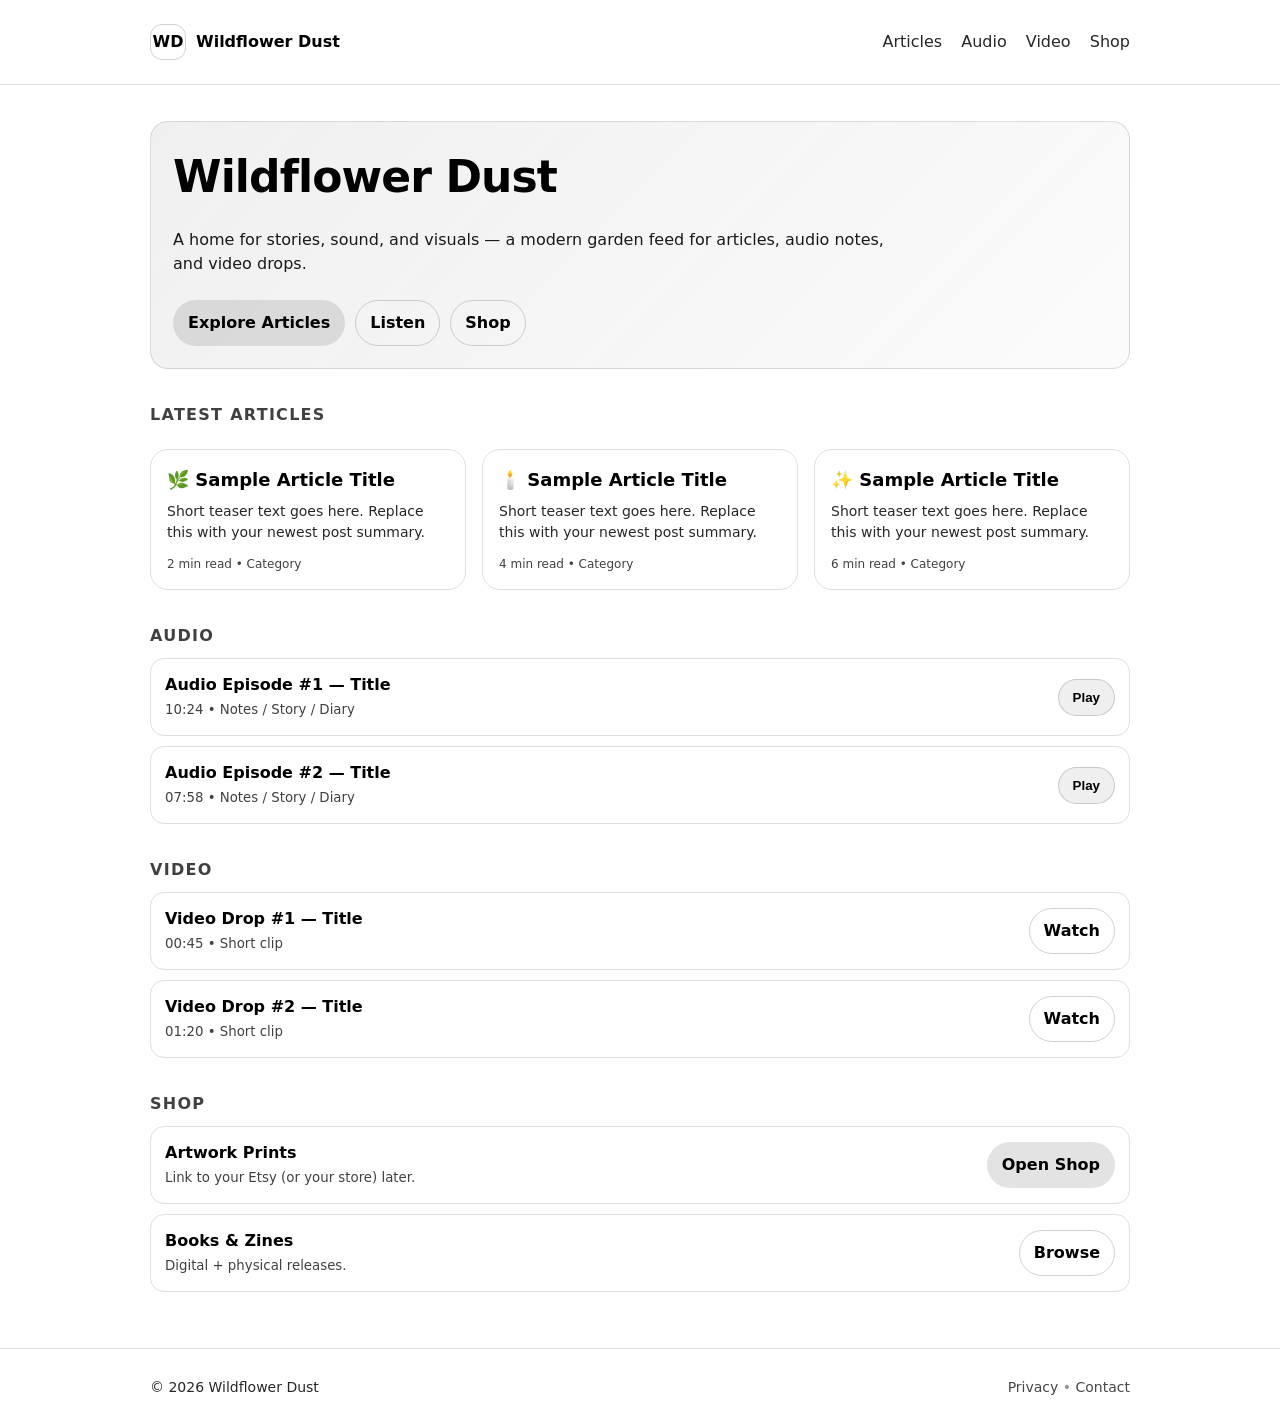
<file: HTMLPage1.html>
﻿<!doctype html>
<html lang="en">
<head>
    <meta charset="utf-8" />
    <meta name="viewport" content="width=device-width, initial-scale=1" />
    <title>Wildflower Dust</title>
    <meta name="description" content="Wildflower Dust — articles, audio, and video." />
    <style>
        :root {
            color-scheme: light dark;
        }

        body {
            margin: 0;
            font-family: system-ui, -apple-system, Segoe UI, Roboto, Helvetica, Arial, sans-serif;
            line-height: 1.5;
        }

        header {
            padding: 24px 16px;
            border-bottom: 1px solid rgba(127,127,127,.25);
            position: sticky;
            top: 0;
            backdrop-filter: blur(10px);
            background: rgba(255,255,255,.7);
        }

        @media (prefers-color-scheme: dark) {
            header {
                background: rgba(0,0,0,.5);
            }
        }

        .wrap {
            max-width: 980px;
            margin: 0 auto;
        }

        .top {
            display: flex;
            align-items: center;
            justify-content: space-between;
            gap: 12px;
            flex-wrap: wrap;
        }

        .brand {
            display: flex;
            align-items: baseline;
            gap: 10px;
            text-decoration: none;
            color: inherit;
        }

        .logo {
            width: 34px;
            height: 34px;
            border-radius: 12px;
            border: 1px solid rgba(127,127,127,.35);
            display: grid;
            place-items: center;
            font-weight: 700;
        }

        nav a {
            margin-left: 14px;
            text-decoration: none;
            color: inherit;
            opacity: .85;
        }

            nav a:hover {
                opacity: 1;
                text-decoration: underline;
            }

        main {
            padding: 36px 16px 56px;
        }

        .hero {
            display: grid;
            gap: 18px;
            padding: 22px;
            border-radius: 18px;
            border: 1px solid rgba(127,127,127,.25);
            background: linear-gradient(135deg, rgba(127,127,127,.12), rgba(127,127,127,.03));
        }

        h1 {
            margin: 0;
            font-size: clamp(28px, 4vw, 44px);
            letter-spacing: -0.02em;
        }

        p {
            margin: 0;
            max-width: 70ch;
            opacity: .9;
        }

        .cta {
            display: flex;
            gap: 10px;
            flex-wrap: wrap;
            margin-top: 6px;
        }

        .btn {
            display: inline-block;
            padding: 10px 14px;
            border-radius: 999px;
            border: 1px solid rgba(127,127,127,.35);
            text-decoration: none;
            color: inherit;
            font-weight: 600;
        }

            .btn.primary {
                border-color: transparent;
                background: rgba(127,127,127,.22);
            }

        .grid {
            display: grid;
            grid-template-columns: repeat(12, 1fr);
            gap: 16px;
            margin-top: 22px;
        }

        .card {
            grid-column: span 12;
            padding: 16px;
            border-radius: 18px;
            border: 1px solid rgba(127,127,127,.25);
        }

        @media (min-width: 860px) {
            .card {
                grid-column: span 4;
            }
        }

        .card h2 {
            margin: 0 0 8px;
            font-size: 18px;
        }

        .card p {
            margin: 0 0 12px;
            font-size: 14px;
            opacity: .85;
        }

        .meta {
            font-size: 12px;
            opacity: .75;
        }

        .section-title {
            margin: 34px 0 10px;
            font-size: 16px;
            letter-spacing: .08em;
            text-transform: uppercase;
            opacity: .75;
        }

        .list {
            display: grid;
            gap: 10px;
        }

        .item {
            padding: 14px;
            border-radius: 14px;
            border: 1px solid rgba(127,127,127,.25);
            display: flex;
            justify-content: space-between;
            gap: 14px;
            align-items: center;
            flex-wrap: wrap;
        }

            .item a {
                text-decoration: none;
                color: inherit;
                font-weight: 600;
            }

            .item small {
                opacity: .75;
            }

        footer {
            padding: 28px 16px;
            border-top: 1px solid rgba(127,127,127,.25);
        }

        .footer-row {
            display: flex;
            justify-content: space-between;
            gap: 10px;
            flex-wrap: wrap;
            opacity: .85;
            font-size: 14px;
        }
    </style>
</head>
<body>
    <header>
        <div class="wrap top">
            <a class="brand" href="#">
                <div class="logo">WD</div>
                <strong>Wildflower Dust</strong>
            </a>
            <nav aria-label="Primary">
                <a href="#articles">Articles</a>
                <a href="#audio">Audio</a>
                <a href="#video">Video</a>
                <a href="#shop">Shop</a>
            </nav>
        </div>
    </header>

    <main class="wrap">
        <section class="hero" aria-label="Hero">
            <h1>Wildflower Dust</h1>
            <p>
                A home for stories, sound, and visuals — a modern garden feed for articles,
                audio notes, and video drops.
            </p>
            <div class="cta">
                <a class="btn primary" href="#articles">Explore Articles</a>
                <a class="btn" href="#audio">Listen</a>
                <a class="btn" href="#shop">Shop</a>
            </div>
        </section>

        <h3 class="section-title" id="articles">Latest Articles</h3>
        <section class="grid" aria-label="Latest Articles">
            <article class="card">
                <h2>🌿 Sample Article Title</h2>
                <p>Short teaser text goes here. Replace this with your newest post summary.</p>
                <div class="meta">2 min read • Category</div>
            </article>
            <article class="card">
                <h2>🕯️ Sample Article Title</h2>
                <p>Short teaser text goes here. Replace this with your newest post summary.</p>
                <div class="meta">4 min read • Category</div>
            </article>
            <article class="card">
                <h2>✨ Sample Article Title</h2>
                <p>Short teaser text goes here. Replace this with your newest post summary.</p>
                <div class="meta">6 min read • Category</div>
            </article>
        </section>

        <h3 class="section-title" id="audio">Audio</h3>
        <section class="list" aria-label="Audio list">
            <div class="item">
                <div>
                    <a href="#">Audio Episode #1 — Title</a><br />
                    <small>10:24 • Notes / Story / Diary</small>
                </div>
                <button class="btn" type="button" onclick="alert('Hook this up to your audio player later!')">Play</button>
            </div>
            <div class="item">
                <div>
                    <a href="#">Audio Episode #2 — Title</a><br />
                    <small>07:58 • Notes / Story / Diary</small>
                </div>
                <button class="btn" type="button" onclick="alert('Hook this up to your audio player later!')">Play</button>
            </div>
        </section>

        <h3 class="section-title" id="video">Video</h3>
        <section class="list" aria-label="Video list">
            <div class="item">
                <div>
                    <a href="#">Video Drop #1 — Title</a><br />
                    <small>00:45 • Short clip</small>
                </div>
                <a class="btn" href="#">Watch</a>
            </div>
            <div class="item">
                <div>
                    <a href="#">Video Drop #2 — Title</a><br />
                    <small>01:20 • Short clip</small>
                </div>
                <a class="btn" href="#">Watch</a>
            </div>
        </section>

        <h3 class="section-title" id="shop">Shop</h3>
        <section class="list" aria-label="Shop">
            <div class="item">
                <div>
                    <a href="#">Artwork Prints</a><br />
                    <small>Link to your Etsy (or your store) later.</small>
                </div>
                <a class="btn primary" href="#">Open Shop</a>
            </div>
            <div class="item">
                <div>
                    <a href="#">Books & Zines</a><br />
                    <small>Digital + physical releases.</small>
                </div>
                <a class="btn" href="#">Browse</a>
            </div>
        </section>
    </main>

    <footer>
        <div class="wrap footer-row">
            <div>© <span id="year"></span> Wildflower Dust</div>
            <div>
                <a href="#" style="color:inherit; text-decoration:none; opacity:.85;">Privacy</a>
                <span style="opacity:.5;"> • </span>
                <a href="#" style="color:inherit; text-decoration:none; opacity:.85;">Contact</a>
            </div>
        </div>
    </footer>

    <script>
    document.getElementById("year").textContent = new Date().getFullYear();
    </script>
</body>
</html>
</file>
